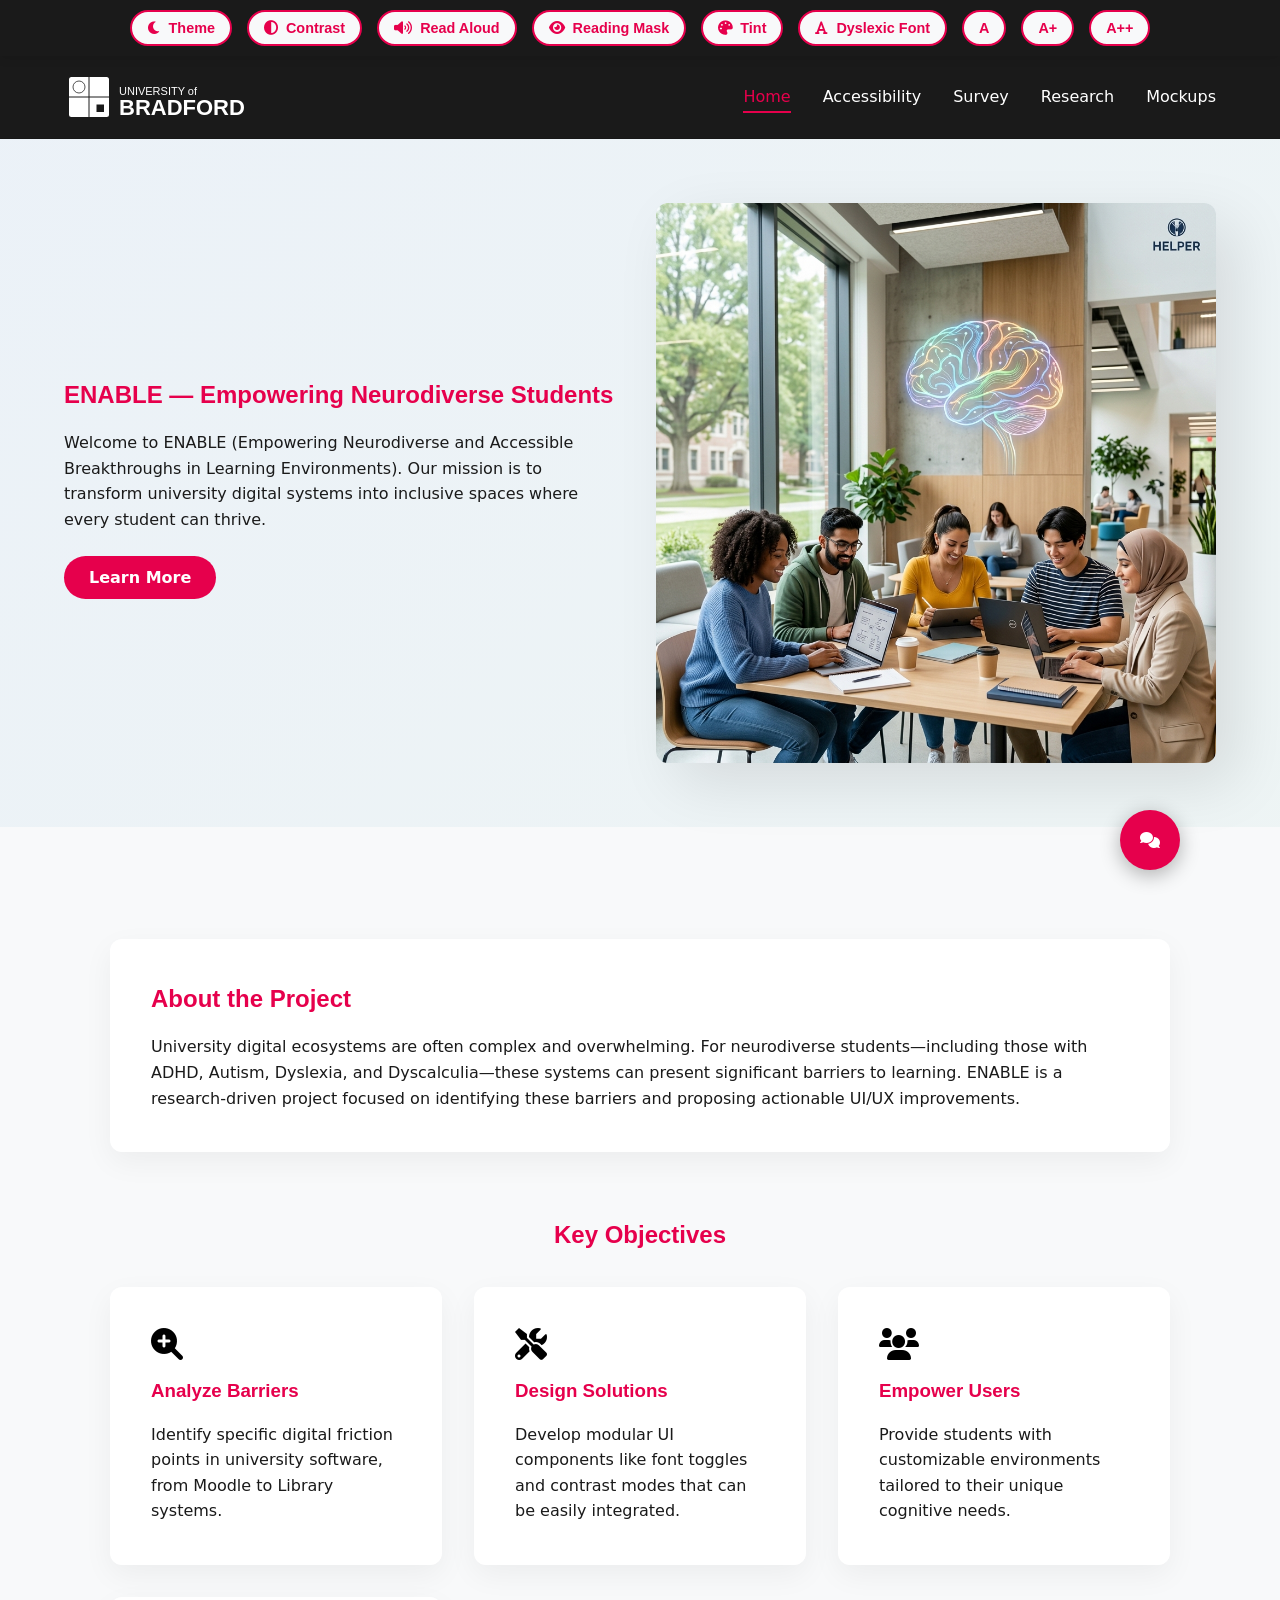
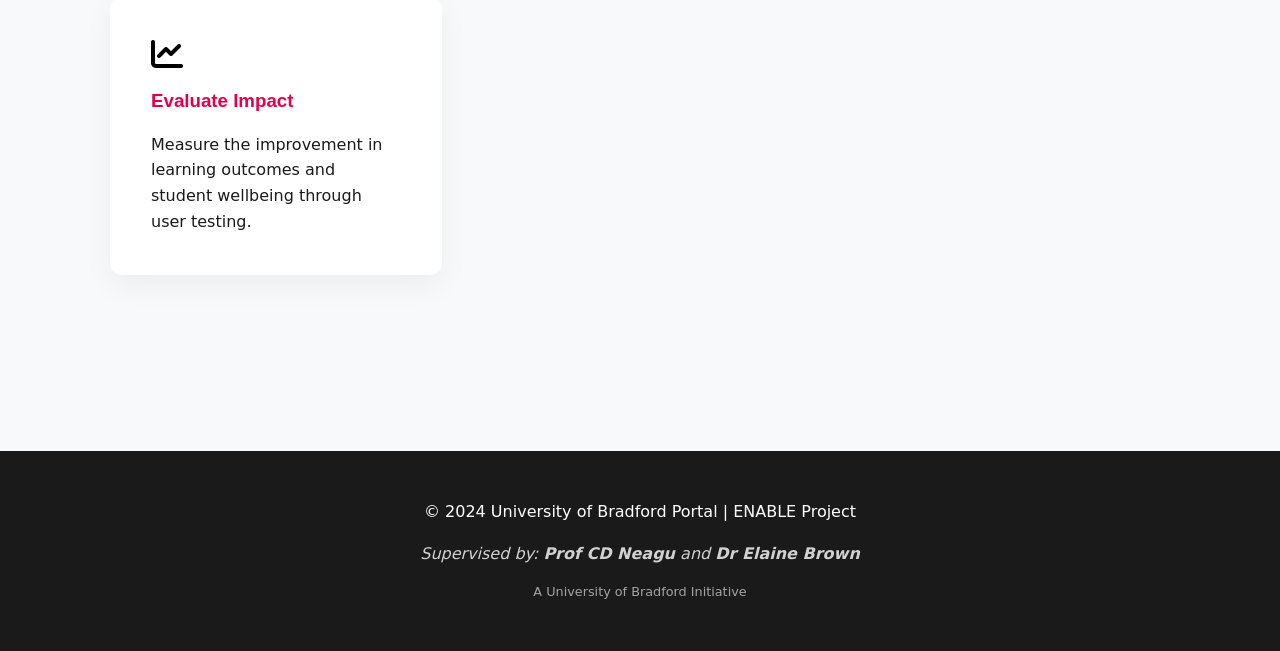
<file: software/index.html>
<!DOCTYPE html>
<html lang="en">
<head>
    <meta charset="UTF-8">
    <meta name="viewport" content="width=device-width, initial-scale=1.0">
    <title>Home | ENABLE - Neurodiverse Accessible Learning</title>
    <meta name="description" content="ENABLE Project — Empowering Neurodiverse Students through accessible university digital systems.">
    <link rel="stylesheet" href="style.css">
    <!-- Font Awesome for icons -->
    <link rel="stylesheet" href="https://cdnjs.cloudflare.com/ajax/libs/font-awesome/6.0.0/css/all.min.css">
</head>
<body>

    <!-- Shared Accessibility Toolbar -->
    <div class="accessibility-bar" role="toolbar" aria-label="Accessibility options">
        <button id="toggle-theme" class="tool-btn"><i class="fas fa-moon"></i> Theme</button>
        <button id="toggle-contrast" class="tool-btn"><i class="fas fa-adjust"></i> Contrast</button>
        <button id="toggle-audio" class="tool-btn"><i class="fas fa-volume-up"></i> Read Aloud</button>
        <button id="toggle-mask" class="tool-btn"><i class="fas fa-eye"></i> Reading Mask</button>
        <button id="toggle-overlay" class="tool-btn"><i class="fas fa-palette"></i> Tint</button>
        <button id="toggle-dyslexia" class="tool-btn"><i class="fas fa-font"></i> Dyslexic Font</button>
        <button id="toggle-font-sm" class="tool-btn">A</button>
        <button id="toggle-font-md" class="tool-btn">A+</button>
        <button id="toggle-font-lg" class="tool-btn">A++</button>
    </div>

    <!-- Shared Navigation -->
    <nav>
        <div class="logo">
            <!-- University of Bradford SVG Logo -->
            <svg viewBox="0 0 400 100" class="logo-img" aria-label="University of Bradford Logo">
                <rect x="10" y="10" width="80" height="80" fill="white" rx="5"/>
                <path d="M50 10 V90 M10 50 H90" stroke="#1a1a1a" stroke-width="2"/>
                <circle cx="30" cy="30" r="12" fill="none" stroke="#1a1a1a" stroke-width="1.5"/>
                <rect x="65" y="65" width="15" height="15" fill="#1a1a1a"/>
                <text x="110" y="45" font-family="'Inter', sans-serif" font-weight="400" font-size="22" fill="white">UNIVERSITY of</text>
                <text x="110" y="85" font-family="'Inter', sans-serif" font-weight="700" font-size="44" fill="white">BRADFORD</text>
            </svg>
        </div>
        <ul class="nav-links">
            <li><a href="index.html">Home</a></li>
            <li><a href="accessibility.html">Accessibility</a></li>
            <li><a href="survey.html">Survey</a></li>
            <li><a href="research.html">Research</a></li>
            <li><a href="mockups.html">Mockups</a></li>
        </ul>
    </nav>

    <main>
        <!-- Welcome Hero Section -->
        <section class="hero">
            <div class="hero-content">
                <h1>ENABLE — Empowering Neurodiverse Students</h1>
                <p>Welcome to ENABLE (Empowering Neurodiverse and Accessible Breakthroughs in Learning Environments). Our mission is to transform university digital systems into inclusive spaces where every student can thrive.</p>
                <div style="margin-top: 2rem;">
                    <a href="accessibility.html" class="btn btn-primary">Learn More</a>
                </div>
            </div>
            <div class="hero-image">
                <img src="assets/hero.png" alt="Students collaborating in a modern accessible university environment" id="hero-img">
            </div>
        </section>

        <!-- Project Overview & Objectives -->
        <div class="container">
            <section id="about">
                <div class="card">
                    <h2>About the Project</h2>
                    <p>University digital ecosystems are often complex and overwhelming. For neurodiverse students—including those with ADHD, Autism, Dyslexia, and Dyscalculia—these systems can present significant barriers to learning. ENABLE is a research-driven project focused on identifying these barriers and proposing actionable UI/UX improvements.</p>
                </div>
            </section>

            <section id="objectives">
                <h2 style="text-align: center; margin-bottom: 2rem;">Key Objectives</h2>
                <div class="grid">
                    <div class="card">
                        <i class="fas fa-search-plus fa-2x" style="color: var(--secondary-color); margin-bottom: 1rem;"></i>
                        <h3>Analyze Barriers</h3>
                        <p>Identify specific digital friction points in university software, from Moodle to Library systems.</p>
                    </div>
                    <div class="card">
                        <i class="fas fa-tools fa-2x" style="color: var(--secondary-color); margin-bottom: 1rem;"></i>
                        <h3>Design Solutions</h3>
                        <p>Develop modular UI components like font toggles and contrast modes that can be easily integrated.</p>
                    </div>
                    <div class="card">
                        <i class="fas fa-users fa-2x" style="color: var(--secondary-color); margin-bottom: 1rem;"></i>
                        <h3>Empower Users</h3>
                        <p>Provide students with customizable environments tailored to their unique cognitive needs.</p>
                    </div>
                    <div class="card">
                        <i class="fas fa-chart-line fa-2x" style="color: var(--secondary-color); margin-bottom: 1rem;"></i>
                        <h3>Evaluate Impact</h3>
                        <p>Measure the improvement in learning outcomes and student wellbeing through user testing.</p>
                    </div>
                </div>
            </section>
        </div>
    </main>

    <!-- Footer with Stakeholders -->
    <footer>
        <p>&copy; 2024 University of Bradford Portal | ENABLE Project</p>
        <div class="stakeholders">
            <p>Supervised by: <strong>Prof CD Neagu</strong> and <strong>Dr Elaine Brown</strong></p>
        </div>
        <div class="branding" style="margin-top: 1rem; font-size: 0.8rem; opacity: 0.6;">
            A University of Bradford Initiative
        </div>
    </footer>

    <script src="script.js"></script>
</body>
</html>
</file>
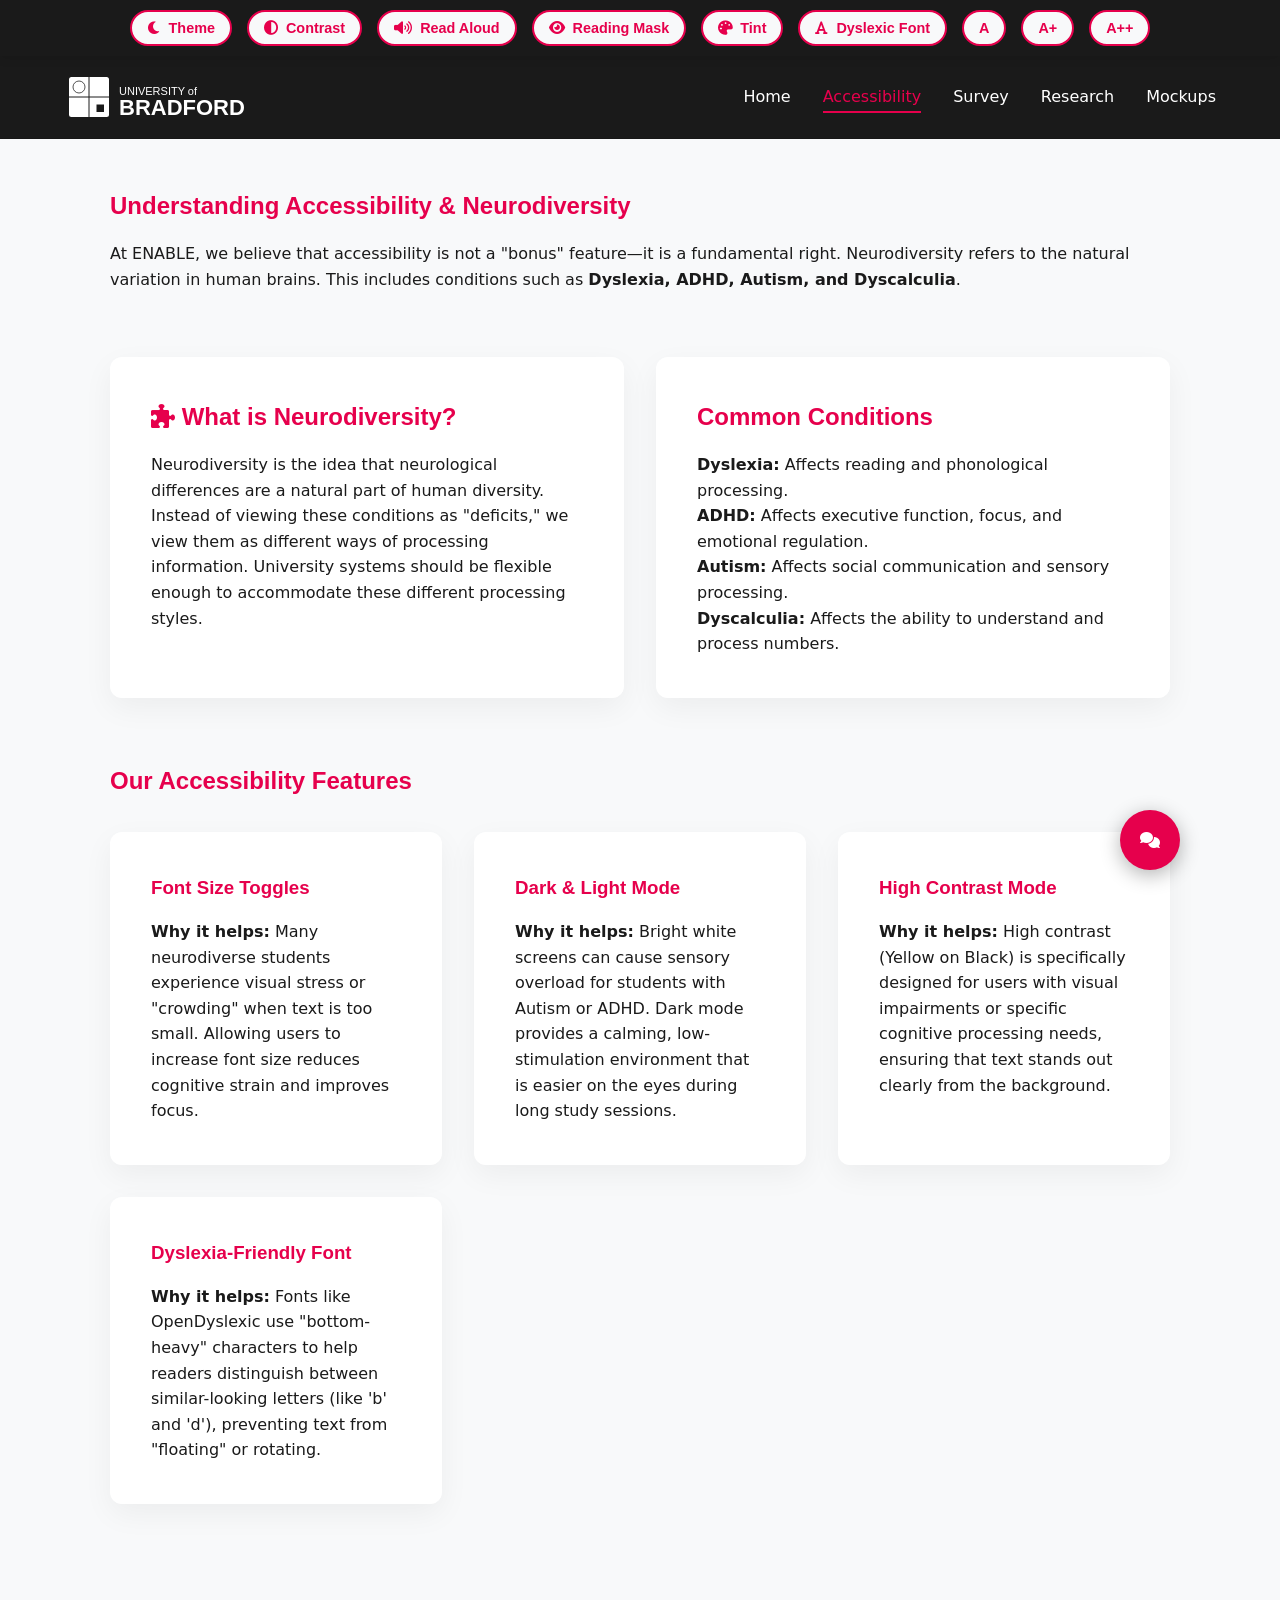
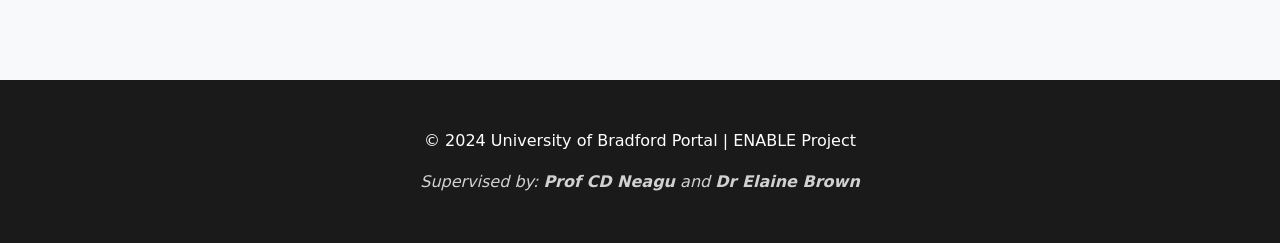
<file: software/accessibility.html>
<!DOCTYPE html>
<html lang="en">
<head>
    <meta charset="UTF-8">
    <meta name="viewport" content="width=device-width, initial-scale=1.0">
    <title>Accessibility | ENABLE - Features & Neurodiversity</title>
    <link rel="stylesheet" href="style.css">
    <link rel="stylesheet" href="https://cdnjs.cloudflare.com/ajax/libs/font-awesome/6.0.0/css/all.min.css">
</head>
<body>

    <!-- Shared Accessibility Toolbar -->
    <div class="accessibility-bar" role="toolbar">
        <button id="toggle-theme" class="tool-btn"><i class="fas fa-moon"></i> Theme</button>
        <button id="toggle-contrast" class="tool-btn"><i class="fas fa-adjust"></i> Contrast</button>
        <button id="toggle-audio" class="tool-btn"><i class="fas fa-volume-up"></i> Read Aloud</button>
        <button id="toggle-mask" class="tool-btn"><i class="fas fa-eye"></i> Reading Mask</button>
        <button id="toggle-overlay" class="tool-btn"><i class="fas fa-palette"></i> Tint</button>
        <button id="toggle-dyslexia" class="tool-btn"><i class="fas fa-font"></i> Dyslexic Font</button>
        <button id="toggle-font-sm" class="tool-btn">A</button>
        <button id="toggle-font-md" class="tool-btn">A+</button>
        <button id="toggle-font-lg" class="tool-btn">A++</button>
    </div>

    <!-- Shared Navigation -->
    <nav>
        <div class="logo">
            <!-- University of Bradford SVG Logo -->
            <svg viewBox="0 0 400 100" class="logo-img" aria-label="University of Bradford Logo">
                <rect x="10" y="10" width="80" height="80" fill="white" rx="5"/>
                <path d="M50 10 V90 M10 50 H90" stroke="#1a1a1a" stroke-width="2"/>
                <circle cx="30" cy="30" r="12" fill="none" stroke="#1a1a1a" stroke-width="1.5"/>
                <rect x="65" y="65" width="15" height="15" fill="#1a1a1a"/>
                <text x="110" y="45" font-family="'Inter', sans-serif" font-weight="400" font-size="22" fill="white">UNIVERSITY of</text>
                <text x="110" y="85" font-family="'Inter', sans-serif" font-weight="700" font-size="44" fill="white">BRADFORD</text>
            </svg>
        </div>
        <ul class="nav-links">
            <li><a href="index.html">Home</a></li>
            <li><a href="accessibility.html">Accessibility</a></li>
            <li><a href="survey.html">Survey</a></li>
            <li><a href="research.html">Research</a></li>
            <li><a href="mockups.html">Mockups</a></li>
        </ul>
    </nav>

    <div class="container">
        <section>
            <h1>Understanding Accessibility & Neurodiversity</h1>
            <p>At ENABLE, we believe that accessibility is not a "bonus" feature—it is a fundamental right. Neurodiversity refers to the natural variation in human brains. This includes conditions such as <strong>Dyslexia, ADHD, Autism, and Dyscalculia</strong>.</p>
        </section>

        <section class="grid">
            <div class="card">
                <h2><i class="fas fa-puzzle-piece"></i> What is Neurodiversity?</h2>
                <p>Neurodiversity is the idea that neurological differences are a natural part of human diversity. Instead of viewing these conditions as "deficits," we view them as different ways of processing information. University systems should be flexible enough to accommodate these different processing styles.</p>
            </div>
            <div class="card">
                <h2>Common Conditions</h2>
                <ul>
                    <li><strong>Dyslexia:</strong> Affects reading and phonological processing.</li>
                    <li><strong>ADHD:</strong> Affects executive function, focus, and emotional regulation.</li>
                    <li><strong>Autism:</strong> Affects social communication and sensory processing.</li>
                    <li><strong>Dyscalculia:</strong> Affects the ability to understand and process numbers.</li>
                </ul>
            </div>
        </section>

        <section>
            <h2 style="margin-bottom: 2rem;">Our Accessibility Features</h2>
            <div class="grid">
                <div class="card">
                    <h3>Font Size Toggles</h3>
                    <p><strong>Why it helps:</strong> Many neurodiverse students experience visual stress or "crowding" when text is too small. Allowing users to increase font size reduces cognitive strain and improves focus.</p>
                </div>
                <div class="card">
                    <h3>Dark & Light Mode</h3>
                    <p><strong>Why it helps:</strong> Bright white screens can cause sensory overload for students with Autism or ADHD. Dark mode provides a calming, low-stimulation environment that is easier on the eyes during long study sessions.</p>
                </div>
                <div class="card">
                    <h3>High Contrast Mode</h3>
                    <p><strong>Why it helps:</strong> High contrast (Yellow on Black) is specifically designed for users with visual impairments or specific cognitive processing needs, ensuring that text stands out clearly from the background.</p>
                </div>
                <div class="card">
                    <h3>Dyslexia-Friendly Font</h3>
                    <p><strong>Why it helps:</strong> Fonts like OpenDyslexic use "bottom-heavy" characters to help readers distinguish between similar-looking letters (like 'b' and 'd'), preventing text from "floating" or rotating.</p>
                </div>
            </div>
        </section>
    </div>

    <footer>
        <p>&copy; 2024 University of Bradford Portal | ENABLE Project</p>
        <div class="stakeholders">
            <p>Supervised by: <strong>Prof CD Neagu</strong> and <strong>Dr Elaine Brown</strong></p>
        </div>
    </footer>

    <script src="script.js"></script>
</body>
</html>
</file>
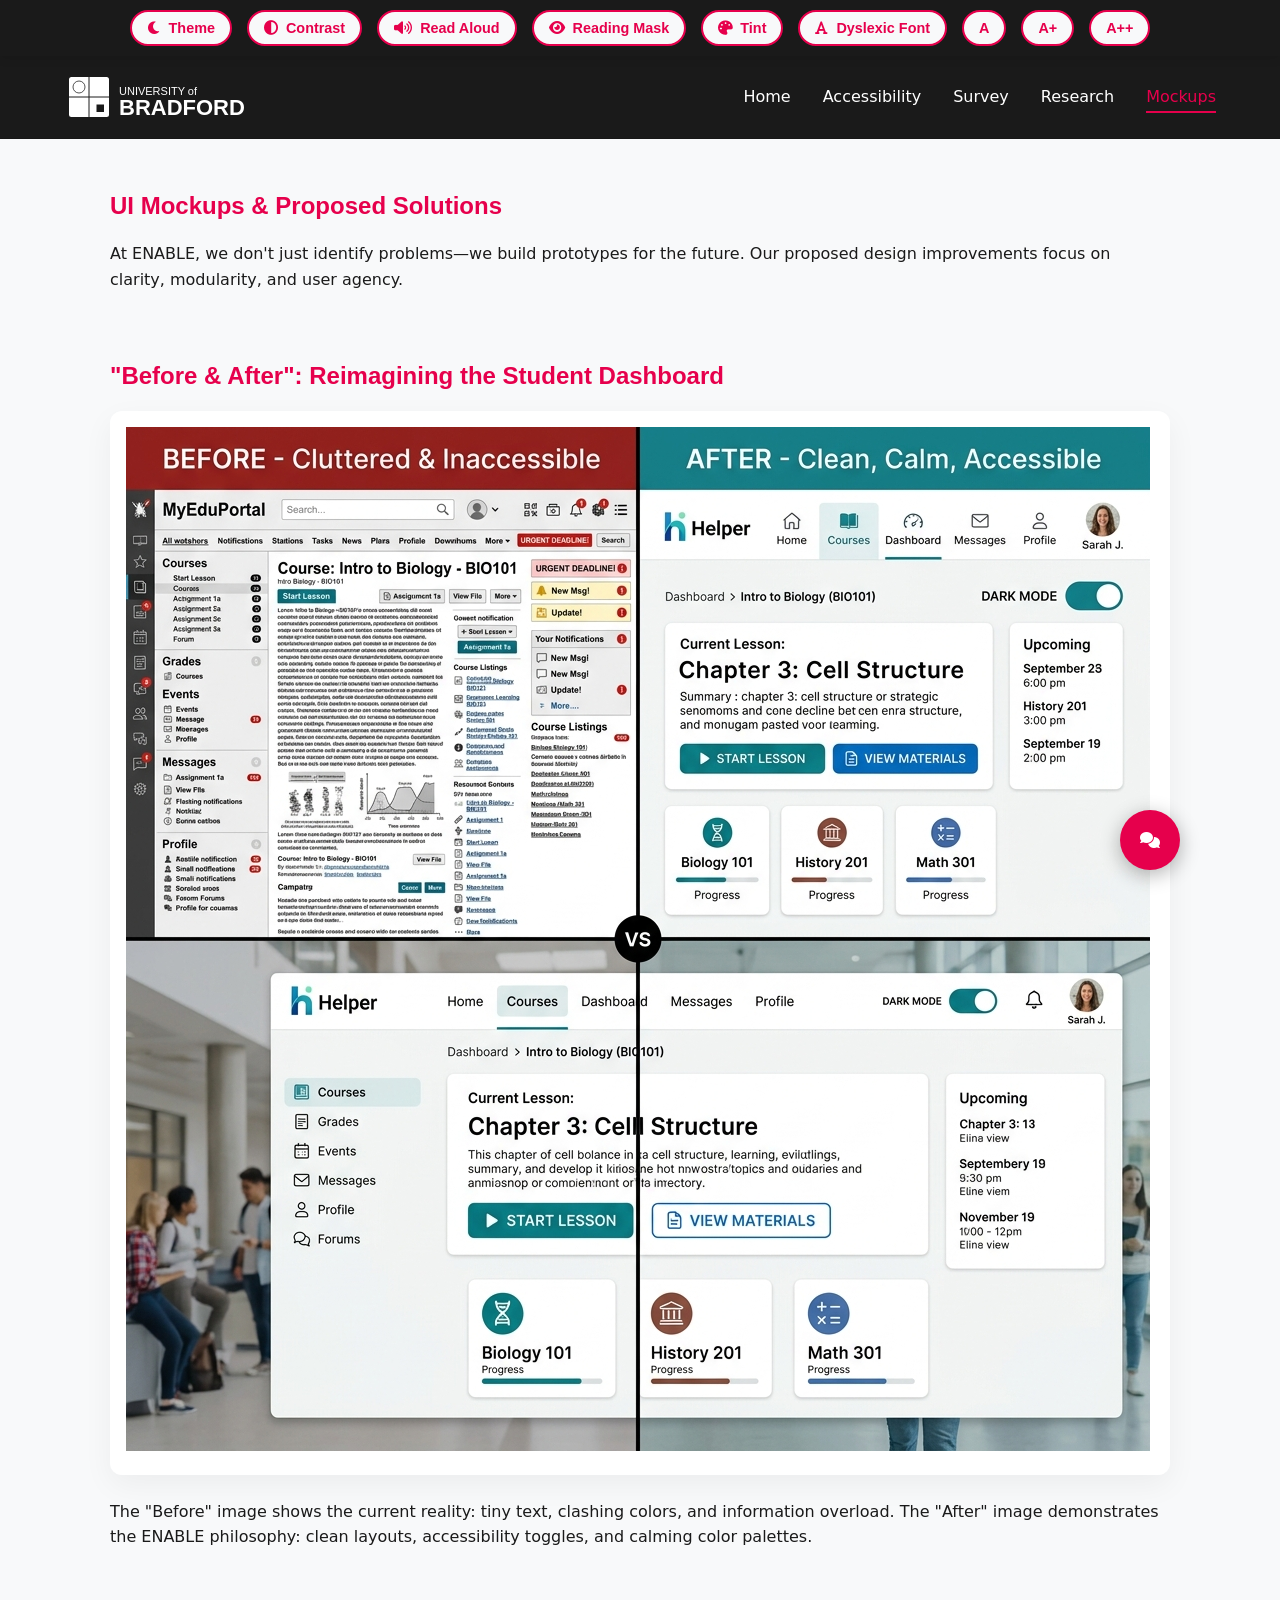
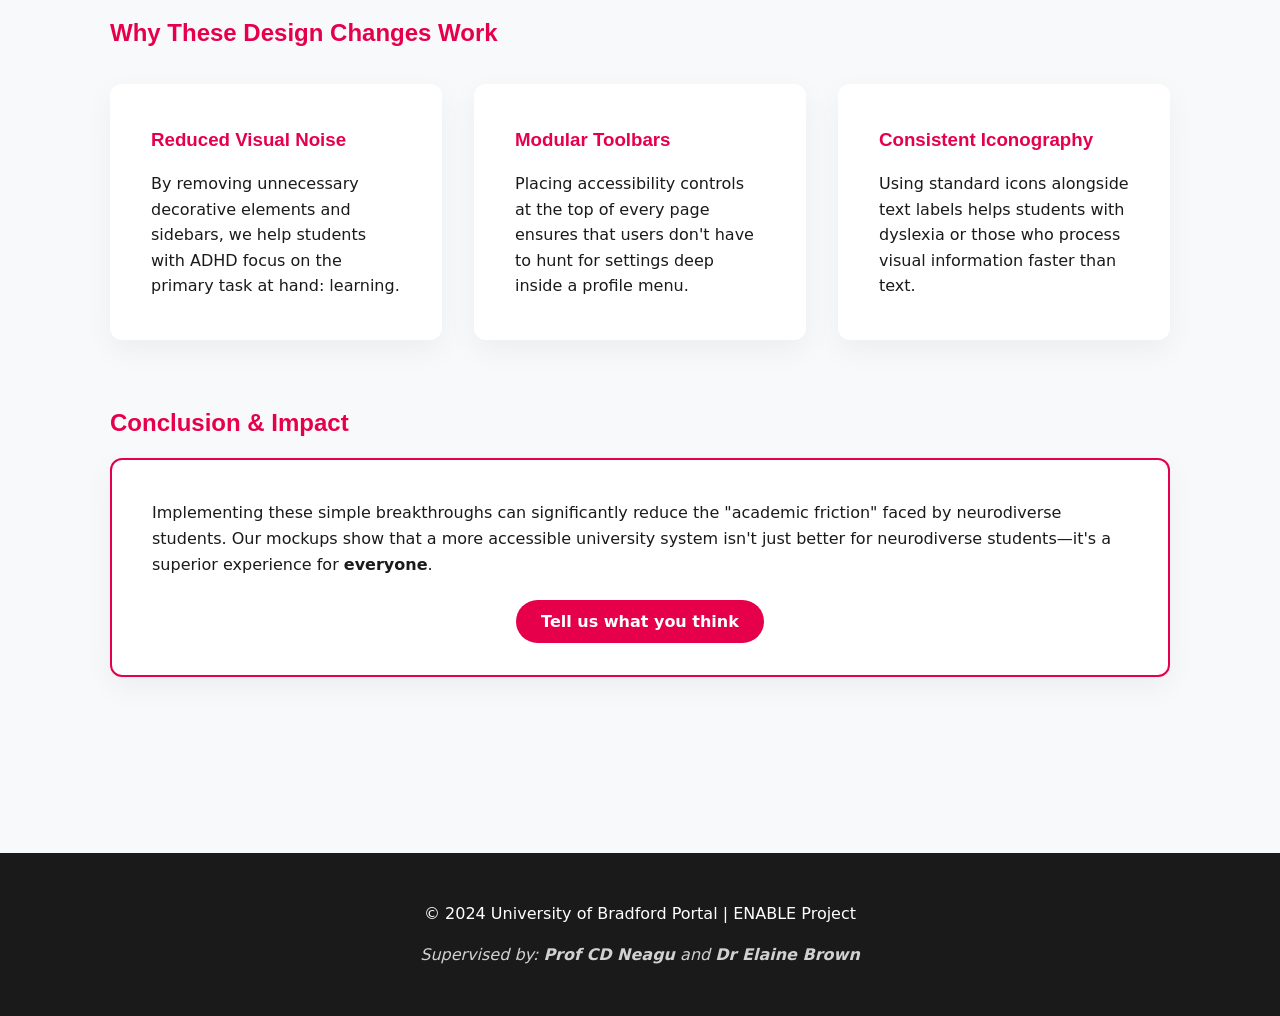
<file: software/mockups.html>
<!DOCTYPE html>
<html lang="en">
<head>
    <meta charset="UTF-8">
    <meta name="viewport" content="width=device-width, initial-scale=1.0">
    <title>Mockups | ENABLE - Design Breakthroughs</title>
    <link rel="stylesheet" href="style.css">
    <link rel="stylesheet" href="https://cdnjs.cloudflare.com/ajax/libs/font-awesome/6.0.0/css/all.min.css">
</head>
<body>

    <!-- Shared Accessibility Toolbar -->
    <div class="accessibility-bar" role="toolbar">
        <button id="toggle-theme" class="tool-btn"><i class="fas fa-moon"></i> Theme</button>
        <button id="toggle-contrast" class="tool-btn"><i class="fas fa-adjust"></i> Contrast</button>
        <button id="toggle-audio" class="tool-btn"><i class="fas fa-volume-up"></i> Read Aloud</button>
        <button id="toggle-mask" class="tool-btn"><i class="fas fa-eye"></i> Reading Mask</button>
        <button id="toggle-overlay" class="tool-btn"><i class="fas fa-palette"></i> Tint</button>
        <button id="toggle-dyslexia" class="tool-btn"><i class="fas fa-font"></i> Dyslexic Font</button>
        <button id="toggle-font-sm" class="tool-btn">A</button>
        <button id="toggle-font-md" class="tool-btn">A+</button>
        <button id="toggle-font-lg" class="tool-btn">A++</button>
    </div>

    <!-- Shared Navigation -->
    <nav>
        <div class="logo">
            <!-- University of Bradford SVG Logo -->
            <svg viewBox="0 0 400 100" class="logo-img" aria-label="University of Bradford Logo">
                <rect x="10" y="10" width="80" height="80" fill="white" rx="5"/>
                <path d="M50 10 V90 M10 50 H90" stroke="#1a1a1a" stroke-width="2"/>
                <circle cx="30" cy="30" r="12" fill="none" stroke="#1a1a1a" stroke-width="1.5"/>
                <rect x="65" y="65" width="15" height="15" fill="#1a1a1a"/>
                <text x="110" y="45" font-family="'Inter', sans-serif" font-weight="400" font-size="22" fill="white">UNIVERSITY of</text>
                <text x="110" y="85" font-family="'Inter', sans-serif" font-weight="700" font-size="44" fill="white">BRADFORD</text>
            </svg>
        </div>
        <ul class="nav-links">
            <li><a href="index.html">Home</a></li>
            <li><a href="accessibility.html">Accessibility</a></li>
            <li><a href="survey.html">Survey</a></li>
            <li><a href="research.html">Research</a></li>
            <li><a href="mockups.html">Mockups</a></li>
        </ul>
    </nav>

    <div class="container">
        <section>
            <h1>UI Mockups & Proposed Solutions</h1>
            <p>At ENABLE, we don't just identify problems—we build prototypes for the future. Our proposed design improvements focus on clarity, modularity, and user agency.</p>
        </section>

        <section>
            <h2>"Before & After": Reimagining the Student Dashboard</h2>
            <div class="card" style="padding: 1rem; border: none;">
                <div class="mockup-container">
                    <img src="assets/mockup.png" alt="A side-by-side comparison of a cluttered UI versus a clean ENABLE-inspired accessible UI">
                </div>
            </div>
            <p style="margin-top: 1.5rem;">The "Before" image shows the current reality: tiny text, clashing colors, and information overload. The "After" image demonstrates the ENABLE philosophy: clean layouts, accessibility toggles, and calming color palettes.</p>
        </section>

        <section id="features-breakdown">
            <h2 style="margin-bottom: 2rem;">Why These Design Changes Work</h2>
            <div class="grid">
                <div class="card">
                    <h3>Reduced Visual Noise</h3>
                    <p>By removing unnecessary decorative elements and sidebars, we help students with ADHD focus on the primary task at hand: learning.</p>
                </div>
                <div class="card">
                    <h3>Modular Toolbars</h3>
                    <p>Placing accessibility controls at the top of every page ensures that users don't have to hunt for settings deep inside a profile menu.</p>
                </div>
                <div class="card">
                    <h3>Consistent Iconography</h3>
                    <p>Using standard icons alongside text labels helps students with dyslexia or those who process visual information faster than text.</p>
                </div>
            </div>
        </section>

        <section>
            <h2>Conclusion & Impact</h2>
            <div class="card" style="border: 2px solid var(--primary-color);">
                <p>Implementing these simple breakthroughs can significantly reduce the "academic friction" faced by neurodiverse students. Our mockups show that a more accessible university system isn't just better for neurodiverse students—it's a superior experience for <strong>everyone</strong>.</p>
                <div style="margin-top: 2rem; text-align: center;">
                    <a href="survey.html" class="btn btn-primary">Tell us what you think</a>
                </div>
            </div>
        </section>
    </div>

    <footer>
        <p>&copy; 2024 University of Bradford Portal | ENABLE Project</p>
        <div class="stakeholders">
            <p>Supervised by: <strong>Prof CD Neagu</strong> and <strong>Dr Elaine Brown</strong></p>
        </div>
    </footer>

    <script src="script.js"></script>
</body>
</html>
</file>
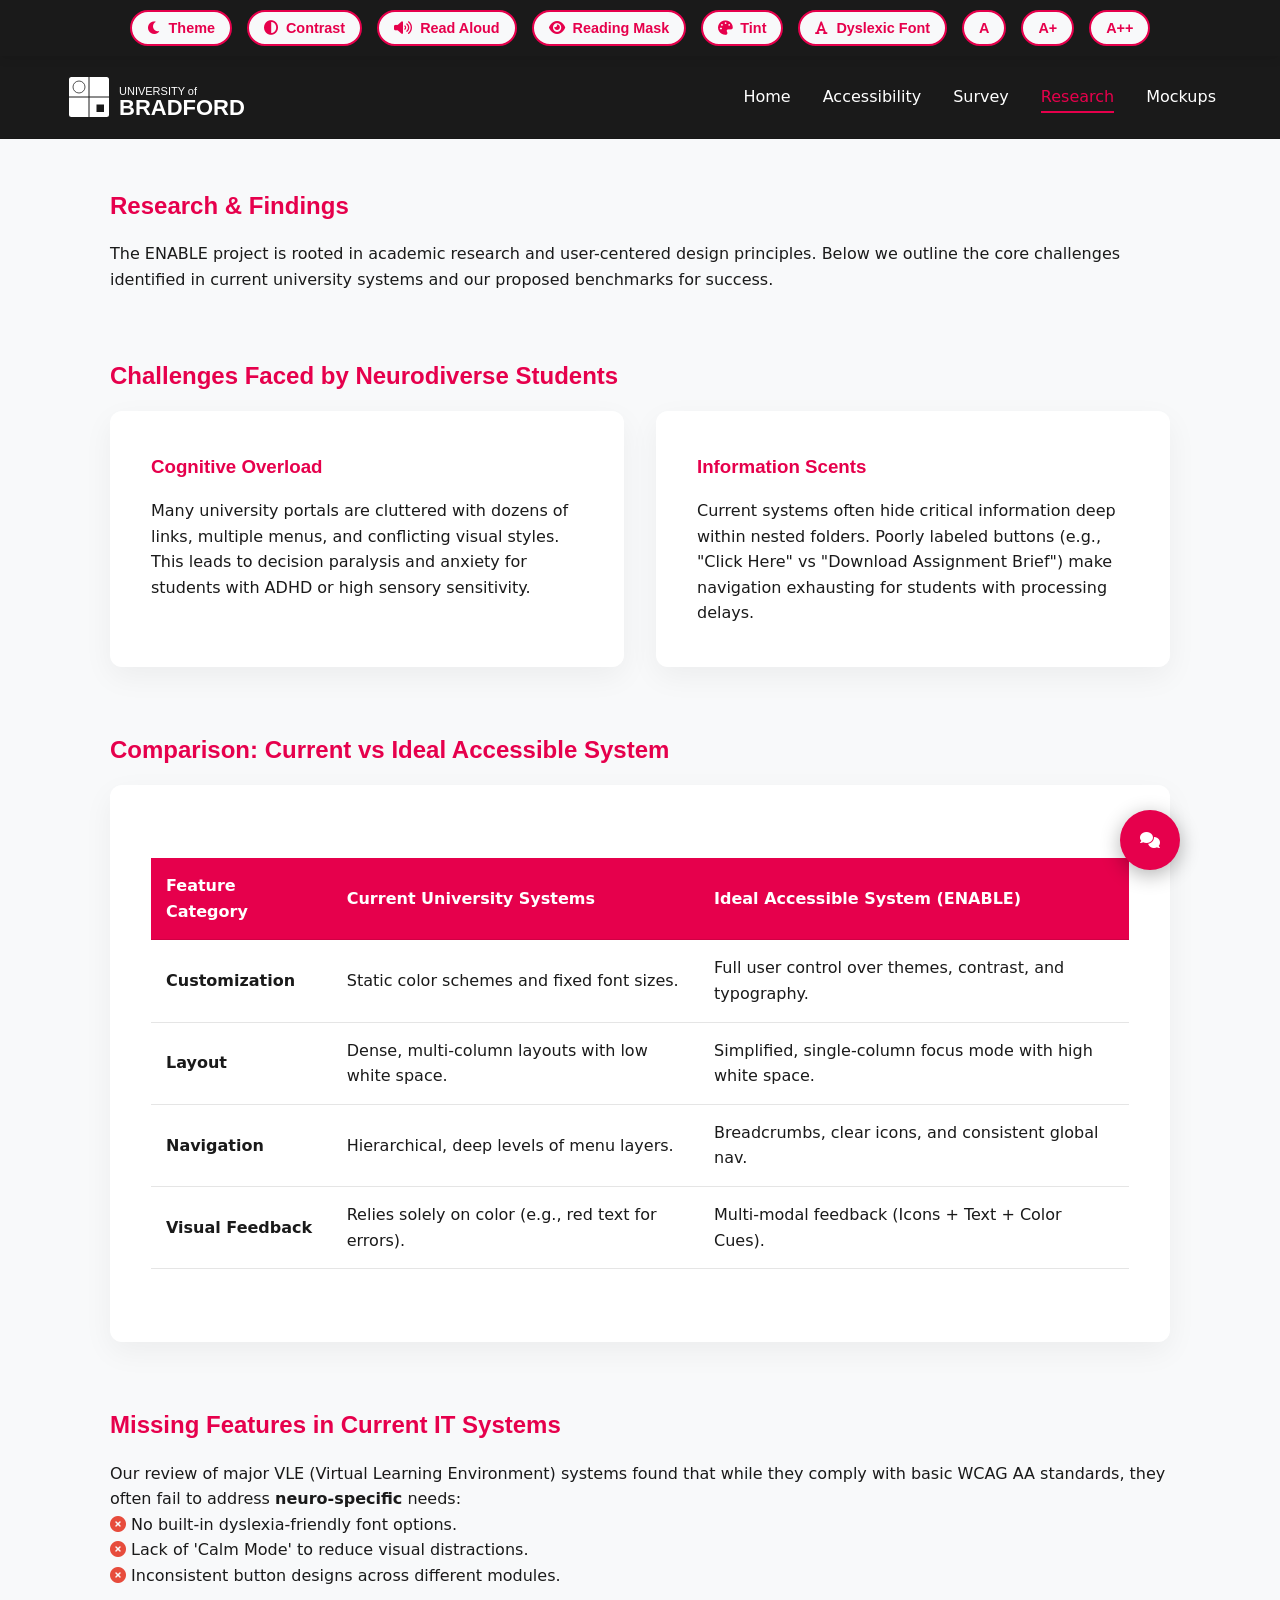
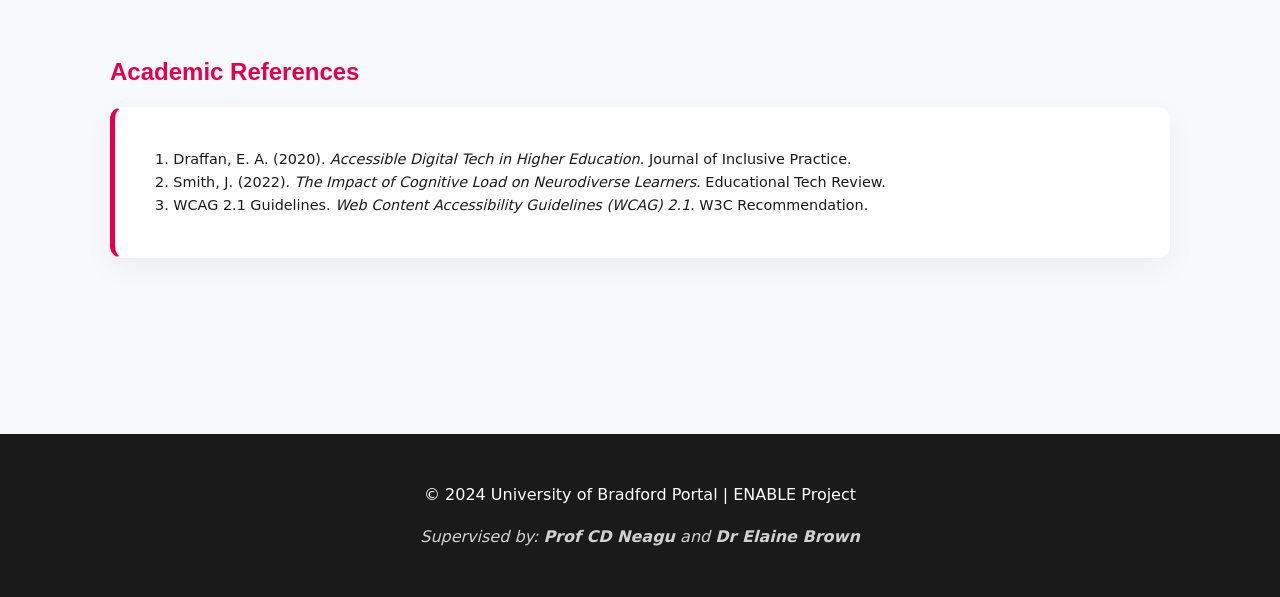
<file: software/research.html>
<!DOCTYPE html>
<html lang="en">
<head>
    <meta charset="UTF-8">
    <meta name="viewport" content="width=device-width, initial-scale=1.0">
    <title>Research | ENABLE - Findings & Challenges</title>
    <link rel="stylesheet" href="style.css">
    <link rel="stylesheet" href="https://cdnjs.cloudflare.com/ajax/libs/font-awesome/6.0.0/css/all.min.css">
</head>
<body>

    <!-- Shared Accessibility Toolbar -->
    <div class="accessibility-bar" role="toolbar">
        <button id="toggle-theme" class="tool-btn"><i class="fas fa-moon"></i> Theme</button>
        <button id="toggle-contrast" class="tool-btn"><i class="fas fa-adjust"></i> Contrast</button>
        <button id="toggle-audio" class="tool-btn"><i class="fas fa-volume-up"></i> Read Aloud</button>
        <button id="toggle-mask" class="tool-btn"><i class="fas fa-eye"></i> Reading Mask</button>
        <button id="toggle-overlay" class="tool-btn"><i class="fas fa-palette"></i> Tint</button>
        <button id="toggle-dyslexia" class="tool-btn"><i class="fas fa-font"></i> Dyslexic Font</button>
        <button id="toggle-font-sm" class="tool-btn">A</button>
        <button id="toggle-font-md" class="tool-btn">A+</button>
        <button id="toggle-font-lg" class="tool-btn">A++</button>
    </div>

    <!-- Shared Navigation -->
    <nav>
        <div class="logo">
            <!-- University of Bradford SVG Logo -->
            <svg viewBox="0 0 400 100" class="logo-img" aria-label="University of Bradford Logo">
                <rect x="10" y="10" width="80" height="80" fill="white" rx="5"/>
                <path d="M50 10 V90 M10 50 H90" stroke="#1a1a1a" stroke-width="2"/>
                <circle cx="30" cy="30" r="12" fill="none" stroke="#1a1a1a" stroke-width="1.5"/>
                <rect x="65" y="65" width="15" height="15" fill="#1a1a1a"/>
                <text x="110" y="45" font-family="'Inter', sans-serif" font-weight="400" font-size="22" fill="white">UNIVERSITY of</text>
                <text x="110" y="85" font-family="'Inter', sans-serif" font-weight="700" font-size="44" fill="white">BRADFORD</text>
            </svg>
        </div>
        <ul class="nav-links">
            <li><a href="index.html">Home</a></li>
            <li><a href="accessibility.html">Accessibility</a></li>
            <li><a href="survey.html">Survey</a></li>
            <li><a href="research.html">Research</a></li>
            <li><a href="mockups.html">Mockups</a></li>
        </ul>
    </nav>

    <div class="container">
        <section>
            <h1>Research & Findings</h1>
            <p>The ENABLE project is rooted in academic research and user-centered design principles. Below we outline the core challenges identified in current university systems and our proposed benchmarks for success.</p>
        </section>

        <section>
            <h2>Challenges Faced by Neurodiverse Students</h2>
            <div class="grid">
                <div class="card">
                    <h3>Cognitive Overload</h3>
                    <p>Many university portals are cluttered with dozens of links, multiple menus, and conflicting visual styles. This leads to decision paralysis and anxiety for students with ADHD or high sensory sensitivity.</p>
                </div>
                <div class="card">
                    <h3>Information Scents</h3>
                    <p>Current systems often hide critical information deep within nested folders. Poorly labeled buttons (e.g., "Click Here" vs "Download Assignment Brief") make navigation exhausting for students with processing delays.</p>
                </div>
            </div>
        </section>

        <section>
            <h2>Comparison: Current vs Ideal Accessible System</h2>
            <div class="table-container card">
                <table>
                    <thead>
                        <tr>
                            <th>Feature Category</th>
                            <th>Current University Systems</th>
                            <th>Ideal Accessible System (ENABLE)</th>
                        </tr>
                    </thead>
                    <tbody>
                        <tr>
                            <td><strong>Customization</strong></td>
                            <td>Static color schemes and fixed font sizes.</td>
                            <td>Full user control over themes, contrast, and typography.</td>
                        </tr>
                        <tr>
                            <td><strong>Layout</strong></td>
                            <td>Dense, multi-column layouts with low white space.</td>
                            <td>Simplified, single-column focus mode with high white space.</td>
                        </tr>
                        <tr>
                            <td><strong>Navigation</strong></td>
                            <td>Hierarchical, deep levels of menu layers.</td>
                            <td>Breadcrumbs, clear icons, and consistent global nav.</td>
                        </tr>
                        <tr>
                            <td><strong>Visual Feedback</strong></td>
                            <td>Relies solely on color (e.g., red text for errors).</td>
                            <td>Multi-modal feedback (Icons + Text + Color Cues).</td>
                        </tr>
                    </tbody>
                </table>
            </div>
        </section>

        <section>
            <h2>Missing Features in Current IT Systems</h2>
            <p>Our review of major VLE (Virtual Learning Environment) systems found that while they comply with basic WCAG AA standards, they often fail to address <strong>neuro-specific</strong> needs:</p>
            <ul>
                <li><i class="fas fa-times-circle" style="color: #e74c3c;"></i> No built-in dyslexia-friendly font options.</li>
                <li><i class="fas fa-times-circle" style="color: #e74c3c;"></i> Lack of 'Calm Mode' to reduce visual distractions.</li>
                <li><i class="fas fa-times-circle" style="color: #e74c3c;"></i> Inconsistent button designs across different modules.</li>
            </ul>
        </section>

        <section>
            <h2>Academic References</h2>
            <div class="card" style="font-size: 0.9rem; border-left: 5px solid var(--primary-color);">
                <p>1. Draffan, E. A. (2020). <em>Accessible Digital Tech in Higher Education</em>. Journal of Inclusive Practice.</p>
                <p>2. Smith, J. (2022). <em>The Impact of Cognitive Load on Neurodiverse Learners</em>. Educational Tech Review.</p>
                <p>3. WCAG 2.1 Guidelines. <em>Web Content Accessibility Guidelines (WCAG) 2.1</em>. W3C Recommendation.</p>
            </div>
        </section>
    </div>

    <footer>
        <p>&copy; 2024 University of Bradford Portal | ENABLE Project</p>
        <div class="stakeholders">
            <p>Supervised by: <strong>Prof CD Neagu</strong> and <strong>Dr Elaine Brown</strong></p>
        </div>
    </footer>

    <script src="script.js"></script>
</body>
</html>
</file>
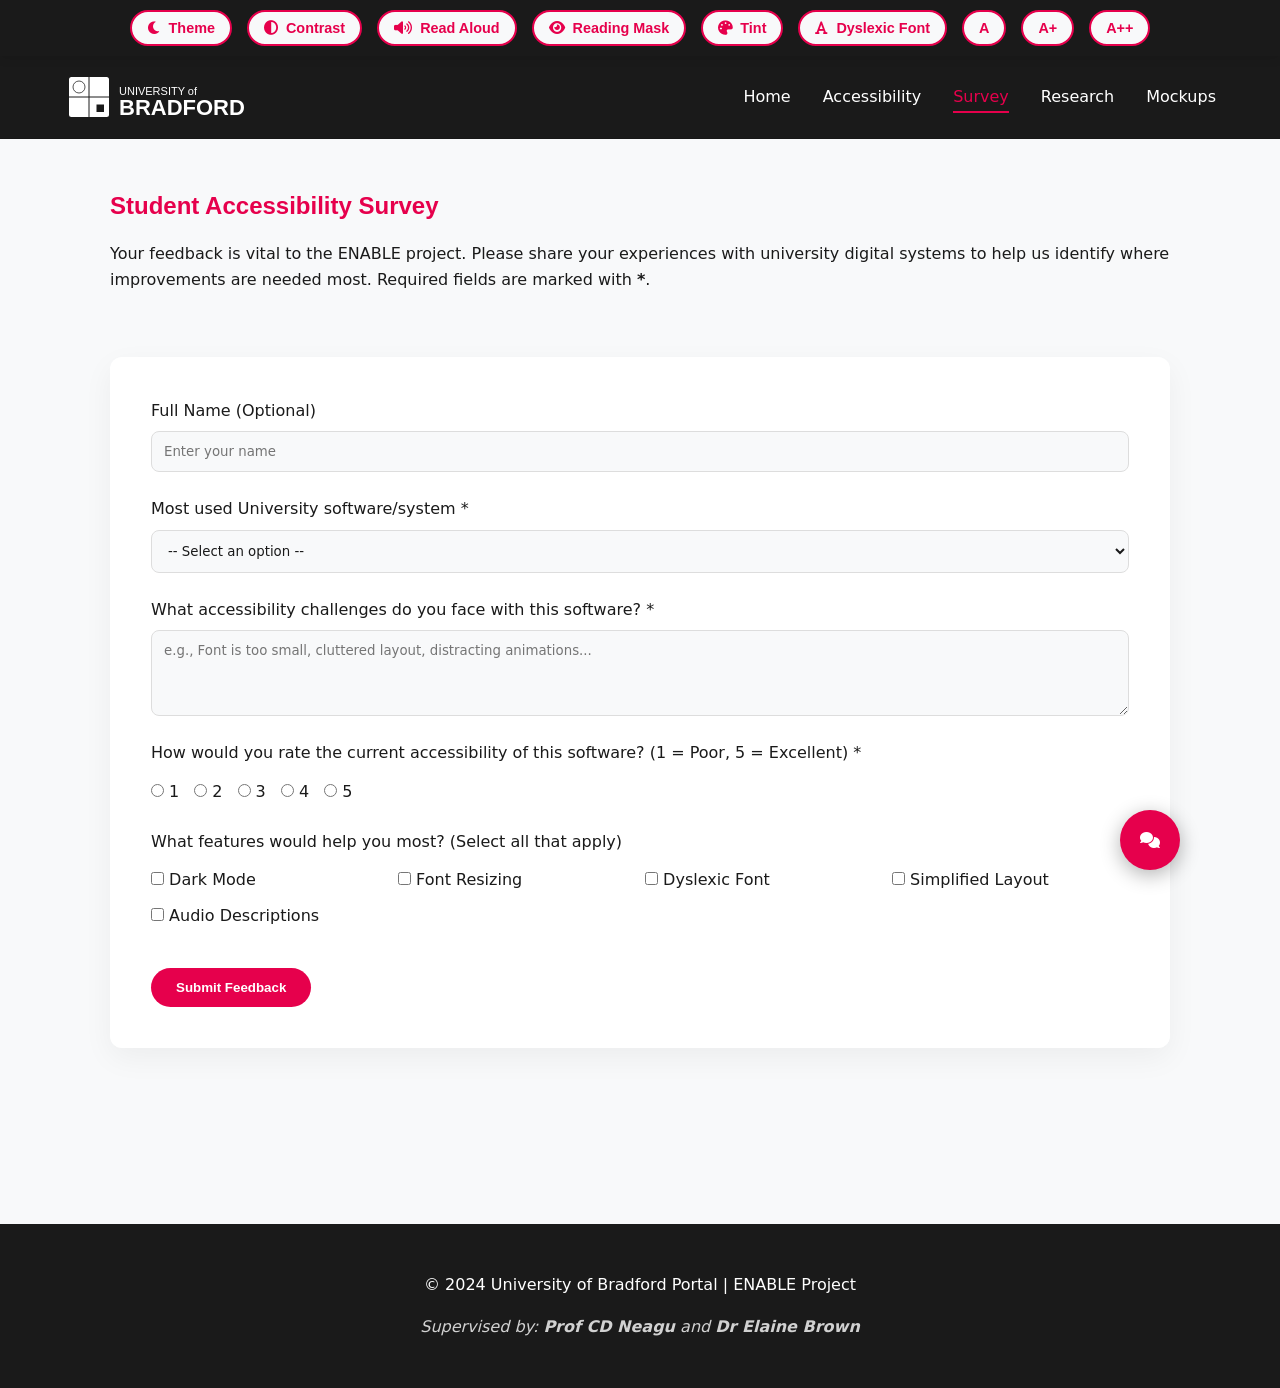
<file: software/survey.html>
<!DOCTYPE html>
<html lang="en">
<head>
    <meta charset="UTF-8">
    <meta name="viewport" content="width=device-width, initial-scale=1.0">
    <title>Survey | ENABLE - Student Feedback</title>
    <link rel="stylesheet" href="style.css">
    <link rel="stylesheet" href="https://cdnjs.cloudflare.com/ajax/libs/font-awesome/6.0.0/css/all.min.css">
</head>
<body>

    <!-- Shared Accessibility Toolbar -->
    <div class="accessibility-bar" role="toolbar">
        <button id="toggle-theme" class="tool-btn"><i class="fas fa-moon"></i> Theme</button>
        <button id="toggle-contrast" class="tool-btn"><i class="fas fa-adjust"></i> Contrast</button>
        <button id="toggle-audio" class="tool-btn"><i class="fas fa-volume-up"></i> Read Aloud</button>
        <button id="toggle-mask" class="tool-btn"><i class="fas fa-eye"></i> Reading Mask</button>
        <button id="toggle-overlay" class="tool-btn"><i class="fas fa-palette"></i> Tint</button>
        <button id="toggle-dyslexia" class="tool-btn"><i class="fas fa-font"></i> Dyslexic Font</button>
        <button id="toggle-font-sm" class="tool-btn">A</button>
        <button id="toggle-font-md" class="tool-btn">A+</button>
        <button id="toggle-font-lg" class="tool-btn">A++</button>
    </div>

    <!-- Shared Navigation -->
    <nav>
        <div class="logo">
            <!-- University of Bradford SVG Logo -->
            <svg viewBox="0 0 400 100" class="logo-img" aria-label="University of Bradford Logo">
                <rect x="10" y="10" width="80" height="80" fill="white" rx="5"/>
                <path d="M50 10 V90 M10 50 H90" stroke="#1a1a1a" stroke-width="2"/>
                <circle cx="30" cy="30" r="12" fill="none" stroke="#1a1a1a" stroke-width="1.5"/>
                <rect x="65" y="65" width="15" height="15" fill="#1a1a1a"/>
                <text x="110" y="45" font-family="'Inter', sans-serif" font-weight="400" font-size="22" fill="white">UNIVERSITY of</text>
                <text x="110" y="85" font-family="'Inter', sans-serif" font-weight="700" font-size="44" fill="white">BRADFORD</text>
            </svg>
        </div>
        <ul class="nav-links">
            <li><a href="index.html">Home</a></li>
            <li><a href="accessibility.html">Accessibility</a></li>
            <li><a href="survey.html">Survey</a></li>
            <li><a href="research.html">Research</a></li>
            <li><a href="mockups.html">Mockups</a></li>
        </ul>
    </nav>

    <div class="container">
        <section>
            <h1>Student Accessibility Survey</h1>
            <p>Your feedback is vital to the ENABLE project. Please share your experiences with university digital systems to help us identify where improvements are needed most. Required fields are marked with <strong>*</strong>.</p>
        </section>

        <section id="form-container">
            <div class="card">
                <form id="survey-form">
                    <div class="form-group">
                        <label for="student-name">Full Name (Optional)</label>
                        <input type="text" id="student-name" placeholder="Enter your name">
                    </div>

                    <div class="form-group">
                        <label for="uob-software">Most used University software/system *</label>
                        <select id="uob-software" required>
                            <option value="">-- Select an option --</option>
                            <option value="moodle">Moodle / VLE</option>
                            <option value="portal">Student Portal</option>
                            <option value="library">Library Search / Discovery</option>
                            <option value="email">University Email (Outlook)</option>
                            <option value="teams">Microsoft Teams</option>
                        </select>
                    </div>

                    <div class="form-group">
                        <label for="challenges">What accessibility challenges do you face with this software? *</label>
                        <textarea id="challenges" rows="4" placeholder="e.g., Font is too small, cluttered layout, distracting animations..." required></textarea>
                    </div>

                    <div class="form-group">
                        <label>How would you rate the current accessibility of this software? (1 = Poor, 5 = Excellent) *</label>
                        <div style="display: flex; gap: 15px; margin-top: 5px;">
                            <label><input type="radio" name="rating" value="1" required> 1</label>
                            <label><input type="radio" name="rating" value="2"> 2</label>
                            <label><input type="radio" name="rating" value="3"> 3</label>
                            <label><input type="radio" name="rating" value="4"> 4</label>
                            <label><input type="radio" name="rating" value="5"> 5</label>
                        </div>
                    </div>

                    <div class="form-group">
                        <label>What features would help you most? (Select all that apply)</label>
                        <div style="display: grid; grid-template-columns: repeat(auto-fit, minmax(200px, 1fr)); gap: 10px; margin-top: 5px;">
                            <label><input type="checkbox" value="dark-mode"> Dark Mode</label>
                            <label><input type="checkbox" value="font-resize"> Font Resizing</label>
                            <label><input type="checkbox" value="dyslexia-font"> Dyslexic Font</label>
                            <label><input type="checkbox" value="clean-layout"> Simplified Layout</label>
                            <label><input type="checkbox" value="audio-support"> Audio Descriptions</label>
                        </div>
                    </div>

                    <div style="margin-top: 1rem;">
                        <button type="submit" class="btn btn-primary">Submit Feedback</button>
                    </div>
                </form>
            </div>
        </section>
    </div>

    <footer>
        <p>&copy; 2024 University of Bradford Portal | ENABLE Project</p>
        <div class="stakeholders">
            <p>Supervised by: <strong>Prof CD Neagu</strong> and <strong>Dr Elaine Brown</strong></p>
        </div>
    </footer>

    <script src="script.js"></script>
</body>
</html>
</file>
<file: software/style.css>
/* 
   ENABLE Project - Main Stylesheet
   Project: ENABLE (Empowering Neurodiverse and Accessible Breakthroughs in Learning Environments)
   Branding: Helper
*/

:root {
    /* Color Palette - Bradford Corporate (Professional) */
    --bg-color: #f8f9fa;
    --text-color: #1a1a1a;
    --primary-color: #e6004c;
    --secondary-color: #000000;
    --accent-color: #f4c430;
    --card-bg: rgba(255, 255, 255, 0.9);
    --nav-bg: #1a1a1a; /* Dark Nav to match logo image */
    --logo-color: #ffffff;
    --nav-text: #ffffff;
    --footer-bg: #1a1a1a;
    --footer-text: #ffffff;
    --border-radius: 12px;
    --transition: all 0.3s ease;
    
    /* Typography */
    --font-main: 'Inter', system-ui, -apple-system, sans-serif;
    --font-heading: 'Outfit', sans-serif;
    --base-font-size: 16px;
}

/* Dark Mode Variables */
[data-theme="dark"] {
    --bg-color: #121212;
    --text-color: #e0e0e0;
    --primary-color: #4da3ff;
    --secondary-color: #48cae4;
    --card-bg: rgba(30, 30, 30, 0.9);
    --nav-bg: #1e1e1e;
}

/* High Contrast Mode Variables */
[data-theme="high-contrast"] {
    --bg-color: #000000;
    --text-color: #ffff00; /* Yellow on Black is highly readable */
    --primary-color: #ffffff;
    --secondary-color: #ffffff;
    --card-bg: #000000;
    --nav-bg: #000000;
    --footer-bg: #000000;
    --footer-text: #ffff00;
    --accent-color: #ffffff;
}

/* Dyslexia Font Toggle */
.dyslexia-font {
    --font-main: 'OpenDyslexic', sans-serif;
    --font-heading: 'OpenDyslexic', sans-serif;
    letter-spacing: 0.05em;
    word-spacing: 0.1em;
}

/* Font Size Modifiers */
.font-md { --base-font-size: 18px; }
.font-lg { --base-font-size: 20px; }

/* Import Google Fonts */
@import url('https://fonts.googleapis.com/css2?family=Inter:wght@400;500;600&family=Outfit:wght@600;700&display=swap');

/* Basic Reset */
* {
    margin: 0;
    padding: 0;
    box-sizing: border-box;
}

body {
    background-color: var(--bg-color);
    color: var(--text-color);
    font-family: var(--font-main);
    font-size: var(--base-font-size);
    line-height: 1.6;
    transition: var(--transition);
    overflow-x: hidden;
}

h1, h2, h3, h4 {
    font-family: var(--font-heading);
    margin-bottom: 1rem;
    color: var(--primary-color);
}

a {
    text-decoration: none;
    color: inherit;
    transition: var(--transition);
}

ul {
    list-style: none;
}

/* Accessibility Toolbar (Sticky Sidebar or Top Bar) */
.accessibility-bar {
    position: sticky;
    top: 0;
    background: var(--nav-bg);
    padding: 10px 20px;
    display: flex;
    justify-content: center;
    gap: 15px;
    z-index: 1000;
    box-shadow: 0 2px 10px rgba(0,0,0,0.1);
    flex-wrap: wrap;
}

.tool-btn {
    background: var(--bg-color);
    border: 2px solid var(--primary-color);
    color: var(--primary-color);
    padding: 8px 15px;
    border-radius: 20px;
    cursor: pointer;
    font-weight: 600;
    font-size: 0.9rem;
    display: flex;
    align-items: center;
    gap: 8px;
}

.tool-btn:hover {
    background: var(--primary-color);
    color: #fff;
}

.tool-btn.active {
    background: var(--secondary-color);
    border-color: var(--secondary-color);
    color: #fff;
}

/* Navigation System */
nav {
    background: var(--nav-bg);
    padding: 1rem 5%;
    display: flex;
    justify-content: space-between;
    align-items: center;
    border-bottom: 1px solid rgba(0,0,0,0.1);
}

.logo {
    display: flex;
    align-items: center;
    gap: 12px;
}

.logo-img {
    height: 50px;
}

.nav-links {
    display: flex;
    gap: 2rem;
    list-style: none;
    margin: 0;
    padding: 0;
}

.nav-links li a {
    color: var(--nav-text);
    font-weight: 500;
    padding: 5px 0;
    text-decoration: none;
    border-bottom: 2px solid transparent;
}

.nav-links li a:hover, .nav-links li a.active {
    color: var(--primary-color);
    border-bottom-color: var(--primary-color);
}

/* Layout Components */
.container {
    max-width: 1100px;
    margin: 0 auto;
    padding: 3rem 20px;
}

section {
    margin-bottom: 4rem;
}

.hero {
    min-height: 60vh;
    display: flex;
    align-items: center;
    justify-content: space-between;
    gap: 2rem;
    padding: 4rem 5%;
    background: linear-gradient(135deg, rgba(0,102,204,0.05) 0%, rgba(42,157,143,0.05) 100%);
}

.hero-content {
    flex: 1;
}

.hero-image {
    flex: 1;
    display: flex;
    justify-content: center;
}

.hero-image img {
    max-width: 100%;
    border-radius: var(--border-radius);
    box-shadow: 20px 20px 60px rgba(0,0,0,0.1);
}

/* Cards & Content Blocks */
.grid {
    display: grid;
    grid-template-columns: repeat(auto-fit, minmax(300px, 1fr));
    gap: 2rem;
}

.card {
    background: var(--card-bg);
    padding: 2.5rem;
    border-radius: var(--border-radius);
    box-shadow: 0 10px 30px rgba(0,0,0,0.05);
    border: 1px solid rgba(255,255,255,0.2);
    backdrop-filter: blur(5px);
    transition: var(--transition);
}

.card:hover {
    transform: translateY(-5px);
    box-shadow: 0 15px 35px rgba(0,0,0,0.1);
}

/* Interactive Elements */
button, .btn {
    padding: 12px 25px;
    border-radius: 30px;
    border: none;
    font-weight: 600;
    cursor: pointer;
    transition: var(--transition);
}

.btn-primary {
    background: var(--primary-color);
    color: #fff;
}

.btn-primary:hover {
    filter: brightness(1.1);
}

/* Forms */
form {
    display: flex;
    flex-direction: column;
    gap: 1.5rem;
}

.form-group {
    display: flex;
    flex-direction: column;
    gap: 0.5rem;
}

input, select, textarea {
    padding: 12px;
    border-radius: 8px;
    border: 1px solid #ddd;
    background: var(--bg-color);
    color: var(--text-color);
    font-family: inherit;
}

/* Tables */
.table-container {
    overflow-x: auto;
}

table {
    width: 100%;
    border-collapse: collapse;
    margin: 2rem 0;
}

th, td {
    padding: 15px;
    text-align: left;
    border-bottom: 1px solid rgba(0,0,0,0.1);
}

th {
    background: var(--primary-color);
    color: #fff;
}

/* Responsive Design */
@media (max-width: 768px) {
    .hero {
        flex-direction: column;
        text-align: center;
    }
    .nav-links {
        display: none; /* In a real app we'd add a ham-menu, but staying simple as per requirements */
    }
    .accessibility-bar {
        font-size: 0.8rem;
    }
}

/* Dyslexia Font Definition (Fallback) */
@font-face {
    font-family: 'OpenDyslexic';
    src: url('https://cdn.jsdelivr.net/npm/open-dyslexic@1.0.3/OpenDyslexic-Regular.otf');
}

/* Reading Mask */
#reading-mask {
    position: fixed;
    top: 0;
    left: 0;
    width: 100%;
    height: 100%;
    pointer-events: none;
    z-index: 9999;
    display: none;
    background: rgba(0, 0, 0, 0.4);
    mask-image: linear-gradient(to bottom, 
        black 0%, black calc(var(--mask-y) - 50px), 
        transparent calc(var(--mask-y) - 50px), transparent calc(var(--mask-y) + 50px), 
        black calc(var(--mask-y) + 50px), black 100%);
    -webkit-mask-image: linear-gradient(to bottom, 
        black 0%, black calc(var(--mask-y) - 50px), 
        transparent calc(var(--mask-y) - 50px), transparent calc(var(--mask-y) + 50px), 
        black calc(var(--mask-y) + 50px), black 100%);
}

/* Color Overlay */
#color-overlay {
    position: fixed;
    top: 0;
    left: 0;
    width: 100%;
    height: 100%;
    pointer-events: none;
    z-index: 9998;
    display: none;
}

.overlay-sepia { background: rgba(112, 66, 20, 0.15); display: block !important; }
.overlay-blue { background: rgba(0, 0, 255, 0.05); display: block !important; }

/* Back to Top Button */
#back-to-top {
    position: fixed;
    bottom: 30px;
    right: 30px;
    background: var(--primary-color);
    color: #fff;
    width: 50px;
    height: 50px;
    border-radius: 50%;
    display: flex;
    align-items: center;
    justify-content: center;
    cursor: pointer;
    box-shadow: 0 5px 15px rgba(0,0,0,0.2);
    opacity: 0;
    visibility: hidden;
    transition: var(--transition);
    z-index: 1001;
}

#back-to-top.visible {
    opacity: 1;
    visibility: visible;
}

/* Footer & Other Adjustments */
footer {
    background: var(--footer-bg);
    color: var(--footer-text);
    padding: 3rem 5%;
    text-align: center;
    margin-top: 4rem;
}

.stakeholders {
    margin-top: 1rem;
    font-style: italic;
    opacity: 0.8;
}

/* Chatbot Widget */
#chatbot-bubble {
    position: fixed;
    bottom: 30px;
    right: 100px; /* Offset from Back-to-top */
    background: var(--primary-color);
    color: #fff;
    width: 60px;
    height: 60px;
    border-radius: 50%;
    display: flex;
    align-items: center;
    justify-content: center;
    cursor: pointer;
    box-shadow: 0 5px 20px rgba(0,0,0,0.3);
    z-index: 10002;
    transition: var(--transition);
}

#chatbot-window {
    position: fixed;
    bottom: 100px;
    right: 30px;
    width: 350px;
    height: 450px;
    background: var(--bg-color);
    border: 1px solid rgba(0,0,0,0.1);
    border-radius: var(--border-radius);
    box-shadow: 0 10px 40px rgba(0,0,0,0.2);
    display: none;
    flex-direction: column;
    z-index: 10001;
    overflow: hidden;
    color: var(--text-color);
}

#chatbot-header {
    background: var(--primary-color);
    color: #fff;
    padding: 15px;
    font-weight: 700;
    display: flex;
    justify-content: space-between;
}

#chatbot-messages {
    flex: 1;
    padding: 15px;
    overflow-y: auto;
    display: flex;
    flex-direction: column;
    gap: 10px;
}

.chat-msg {
    padding: 10px 15px;
    border-radius: 15px;
    max-width: 80%;
    font-size: 0.9rem;
}

.msg-bot {
    background: var(--card-bg);
    align-self: flex-start;
    border-bottom-left-radius: 0;
}

.msg-user {
    background: var(--primary-color);
    color: #fff;
    align-self: flex-end;
    border-bottom-right-radius: 0;
}

#chatbot-input-area {
    padding: 10px;
    border-top: 1px solid rgba(0,0,0,0.1);
    display: flex;
    gap: 10px;
}

#chatbot-input {
    flex: 1;
    padding: 10px;
    border-radius: 20px;
    border: 1px solid #ddd;
}

#chatbot-send {
    background: var(--primary-color);
    color: #fff;
    border: none;
    padding: 8px 15px;
    border-radius: 50%;
    cursor: pointer;
}

/* Accessibility state for buttons */
.tool-btn.active-audio {
    animation: pulse-audio 2s infinite;
    background: var(--secondary-color);
    color: #fff;
}

@keyframes pulse-audio {
    0% { transform: scale(1); }
    50% { transform: scale(1.05); }
    100% { transform: scale(1); }
}
</file>
